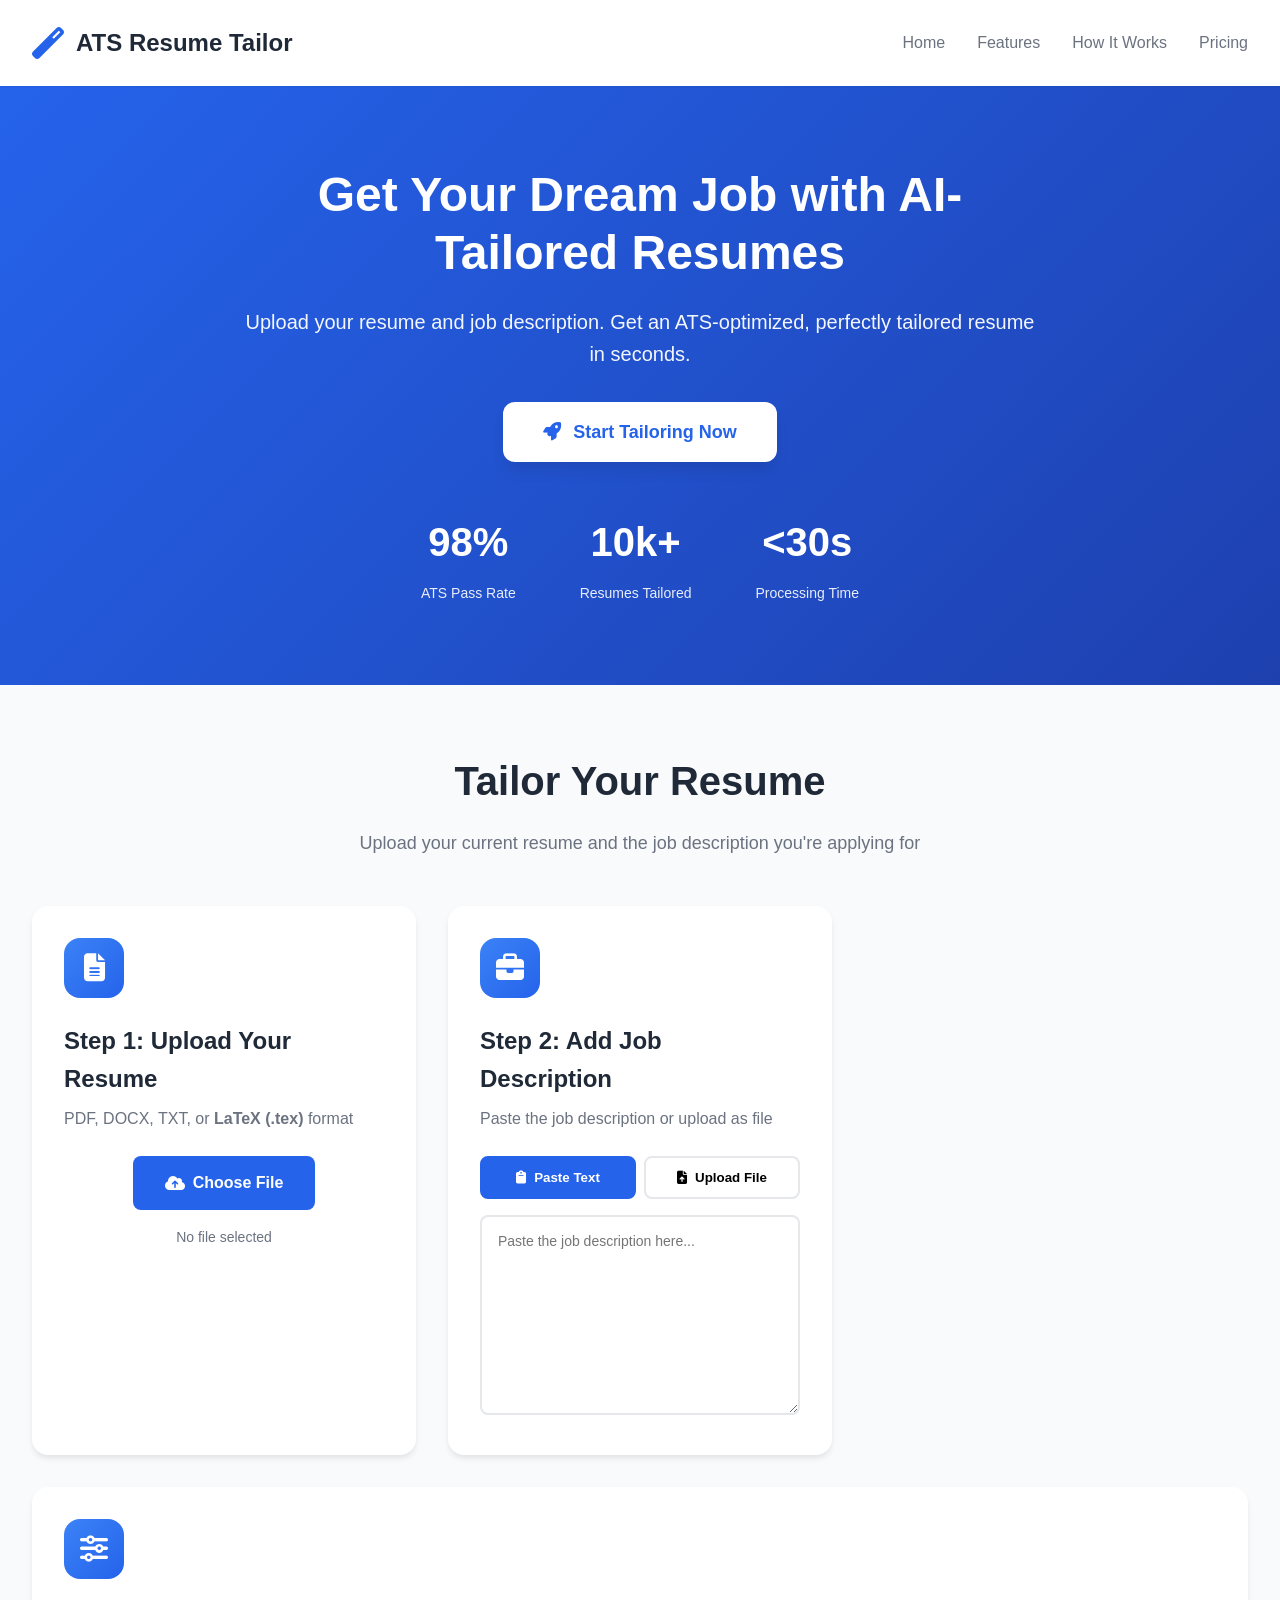
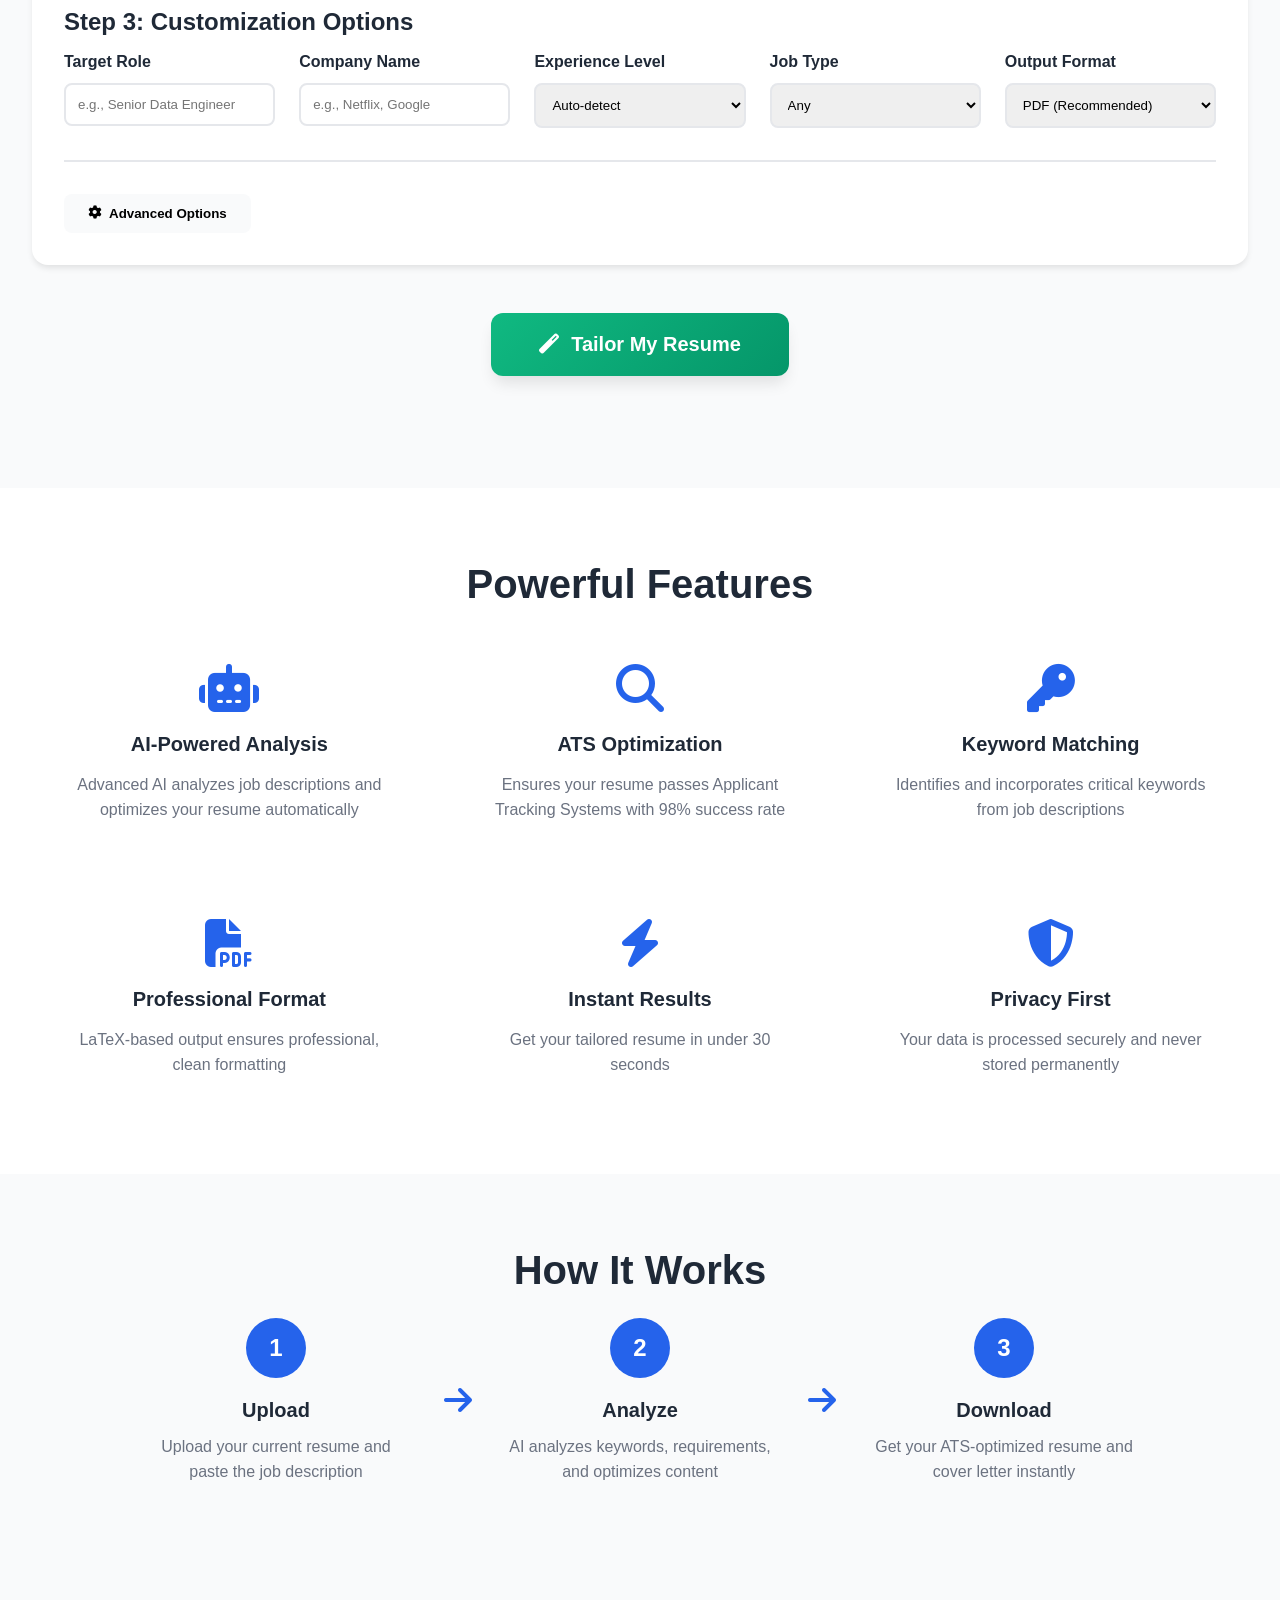
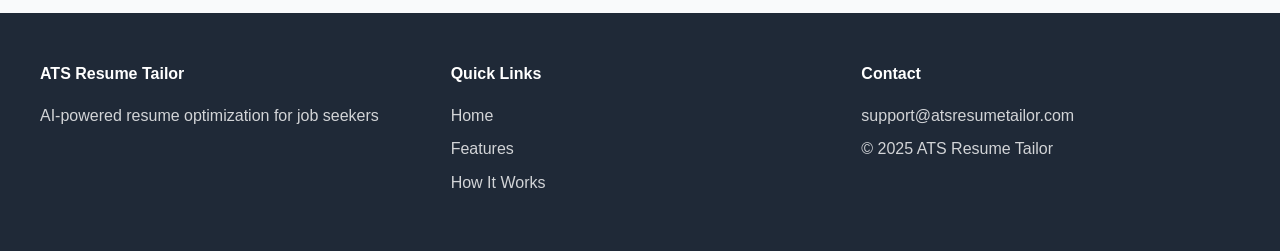
<file: index.html>
<!DOCTYPE html>
<html lang="en">
<head>
    <meta charset="UTF-8">
    <meta name="viewport" content="width=device-width, initial-scale=1.0">
    <title>ATS Resume Tailor - AI-Powered Resume Optimization</title>
    <link rel="stylesheet" href="styles.css">
    <link rel="stylesheet" href="https://cdnjs.cloudflare.com/ajax/libs/font-awesome/6.4.0/css/all.min.css">
</head>
<body>
    <div class="container">
        <!-- Header -->
        <header class="header">
            <div class="logo">
                <i class="fas fa-magic"></i>
                <h1>ATS Resume Tailor</h1>
            </div>
            <nav class="nav">
                <a href="#home">Home</a>
                <a href="#features">Features</a>
                <a href="#how-it-works">How It Works</a>
                <a href="#pricing">Pricing</a>
            </nav>
        </header>

        <!-- Hero Section -->
        <section class="hero">
            <div class="hero-content">
                <h1 class="hero-title">Get Your Dream Job with AI-Tailored Resumes</h1>
                <p class="hero-subtitle">Upload your resume and job description. Get an ATS-optimized, perfectly tailored resume in seconds.</p>
                <a href="#upload" class="cta-button">
                    <i class="fas fa-rocket"></i> Start Tailoring Now
                </a>
            </div>
            <div class="hero-stats">
                <div class="stat">
                    <div class="stat-number">98%</div>
                    <div class="stat-label">ATS Pass Rate</div>
                </div>
                <div class="stat">
                    <div class="stat-number">10k+</div>
                    <div class="stat-label">Resumes Tailored</div>
                </div>
                <div class="stat">
                    <div class="stat-number">&lt;30s</div>
                    <div class="stat-label">Processing Time</div>
                </div>
            </div>
        </section>

        <!-- Upload Section -->
        <section id="upload" class="upload-section">
            <h2 class="section-title">Tailor Your Resume</h2>
            <p class="section-subtitle">Upload your current resume and the job description you're applying for</p>
            
            <div class="upload-container">
                <!-- Step 1: Upload Resume -->
                <div class="upload-card">
                    <div class="upload-icon">
                        <i class="fas fa-file-alt"></i>
                    </div>
                    <h3>Step 1: Upload Your Resume</h3>
                    <p>PDF, DOCX, TXT, or <strong>LaTeX (.tex)</strong> format</p>
                    <div class="file-upload">
                        <input type="file" id="resumeFile" accept=".pdf,.docx,.txt,.tex" hidden>
                        <label for="resumeFile" class="upload-button">
                            <i class="fas fa-cloud-upload-alt"></i> Choose File
                        </label>
                        <div id="resumeFileName" class="file-name">No file selected</div>
                        <div id="formatInfo" class="format-info" style="display:none; margin-top:1rem; padding:0.75rem; background:#e0f2fe; border-radius:0.5rem; font-size:0.875rem;">
                            <i class="fas fa-info-circle"></i> 
                            <strong>LaTeX Detected!</strong> Your exact format and spacing will be preserved.
                        </div>
                    </div>
                </div>

                <!-- Step 2: Upload Job Description -->
                <div class="upload-card">
                    <div class="upload-icon">
                        <i class="fas fa-briefcase"></i>
                    </div>
                    <h3>Step 2: Add Job Description</h3>
                    <p>Paste the job description or upload as file</p>
                    <div class="tab-buttons">
                        <button class="tab-button active" data-tab="paste">
                            <i class="fas fa-clipboard"></i> Paste Text
                        </button>
                        <button class="tab-button" data-tab="upload">
                            <i class="fas fa-file-upload"></i> Upload File
                        </button>
                    </div>
                    
                    <div id="pasteTab" class="tab-content active">
                        <textarea id="jobDescriptionText" placeholder="Paste the job description here..."></textarea>
                    </div>
                    
                    <div id="uploadTab" class="tab-content">
                        <input type="file" id="jdFile" accept=".pdf,.docx,.txt" hidden>
                        <label for="jdFile" class="upload-button">
                            <i class="fas fa-cloud-upload-alt"></i> Choose File
                        </label>
                        <div id="jdFileName" class="file-name">No file selected</div>
                    </div>
                </div>

                <!-- Step 3: Customize Options -->
                <div class="upload-card full-width">
                    <div class="upload-icon">
                        <i class="fas fa-sliders-h"></i>
                    </div>
                    <h3>Step 3: Customization Options</h3>
                    <div class="options-grid">
                        <div class="option">
                            <label for="targetRole">Target Role</label>
                            <input type="text" id="targetRole" placeholder="e.g., Senior Data Engineer">
                        </div>
                        <div class="option">
                            <label for="companyName">Company Name</label>
                            <input type="text" id="companyName" placeholder="e.g., Netflix, Google">
                        </div>
                        <div class="option">
                            <label for="experienceLevel">Experience Level</label>
                            <select id="experienceLevel">
                                <option value="auto">Auto-detect</option>
                                <option value="entry">Entry Level (0-2 years)</option>
                                <option value="mid">Mid Level (3-5 years)</option>
                                <option value="senior">Senior Level (6-10 years)</option>
                                <option value="lead">Lead/Principal (10+ years)</option>
                            </select>
                        </div>
                        <div class="option">
                            <label for="jobType">Job Type</label>
                            <select id="jobType">
                                <option value="any">Any</option>
                                <option value="remote">Remote</option>
                                <option value="onsite">Onsite</option>
                                <option value="hybrid">Hybrid</option>
                            </select>
                        </div>
                        <div class="option">
                            <label for="outputFormat">Output Format</label>
                            <select id="outputFormat">
                                <option value="pdf">PDF (Recommended)</option>
                                <option value="latex">LaTeX Source</option>
                                <option value="docx">Word Document</option>
                                <option value="both">PDF + LaTeX</option>
                            </select>
                        </div>
                    </div>
                    
                    <div class="advanced-options">
                        <button class="toggle-advanced">
                            <i class="fas fa-cog"></i> Advanced Options
                        </button>
                        <div class="advanced-content" style="display: none;">
                            <div class="checkbox-group">
                                <label>
                                    <input type="checkbox" id="generateCoverLetter" checked>
                                    Generate Cover Letter
                                </label>
                                <label>
                                    <input type="checkbox" id="atsOptimization" checked>
                                    ATS Optimization
                                </label>
                                <label>
                                    <input type="checkbox" id="keywordHighlight" checked>
                                    Keyword Highlighting
                                </label>
                                <label>
                                    <input type="checkbox" id="cultureFit">
                                    Include Culture Fit Analysis
                                </label>
                            </div>
                        </div>
                    </div>
                </div>
            </div>

            <!-- Process Button -->
            <div class="process-button-container">
                <button id="processButton" class="process-button">
                    <i class="fas fa-magic"></i> Tailor My Resume
                </button>
            </div>

            <!-- Loading State -->
            <div id="loadingState" class="loading-state" style="display: none;">
                <div class="spinner"></div>
                <h3>Analyzing and Tailoring Your Resume...</h3>
                <p id="loadingMessage">Extracting keywords from job description...</p>
                <div class="progress-bar">
                    <div id="progressFill" class="progress-fill"></div>
                </div>
                <p id="progressText" class="progress-text">0%</p>
            </div>

            <!-- Results Section -->
            <div id="resultsSection" class="results-section" style="display: none;">
                <div class="results-header">
                    <h2>
                        <i class="fas fa-check-circle"></i> Your Tailored Resume is Ready!
                    </h2>
                </div>

                <!-- ATS Score -->
                <div class="ats-score-card">
                    <h3>ATS Compatibility Score</h3>
                    <div class="score-container">
                        <div class="circular-progress">
                            <svg class="progress-ring" width="200" height="200">
                                <circle class="progress-ring-circle" stroke="#e0e0e0" stroke-width="15" fill="transparent" r="85" cx="100" cy="100"/>
                                <circle id="progressCircle" class="progress-ring-circle progress-ring-fill" stroke="#4caf50" stroke-width="15" fill="transparent" r="85" cx="100" cy="100"/>
                            </svg>
                            <div class="score-text">
                                <span id="atsScore" class="score-number">0</span>
                                <span class="score-label">/ 100</span>
                            </div>
                        </div>
                        <div class="score-details">
                            <div class="score-item">
                                <i class="fas fa-check-circle"></i>
                                <span id="matchedKeywords">0</span> Keywords Matched
                            </div>
                            <div class="score-item">
                                <i class="fas fa-chart-line"></i>
                                <span id="improvementPercent">0</span>% Improvement
                            </div>
                            <div class="score-item">
                                <i class="fas fa-star"></i>
                                <span id="matchQuality">Excellent</span> Match Quality
                            </div>
                        </div>
                    </div>
                </div>

                <!-- Download Buttons -->
                <div class="download-section">
                    <h3>Download Your Documents</h3>
                    <div class="download-grid">
                        <button class="download-button" id="downloadResume">
                            <i class="fas fa-file-pdf"></i>
                            <span>Resume (PDF)</span>
                        </button>
                        <button class="download-button" id="downloadCoverLetter">
                            <i class="fas fa-file-alt"></i>
                            <span>Cover Letter (PDF)</span>
                        </button>
                        <button class="download-button" id="downloadLatex">
                            <i class="fas fa-code"></i>
                            <span>LaTeX Source</span>
                        </button>
                        <button class="download-button" id="downloadAnalysis">
                            <i class="fas fa-chart-bar"></i>
                            <span>Match Analysis</span>
                        </button>
                    </div>
                </div>

                <!-- Analysis Tabs -->
                <div class="analysis-tabs">
                    <div class="tab-headers">
                        <button class="tab-header active" data-target="keywords">Keywords</button>
                        <button class="tab-header" data-target="improvements">Improvements</button>
                        <button class="tab-header" data-target="suggestions">Suggestions</button>
                        <button class="tab-header" data-target="comparison">Before/After</button>
                    </div>

                    <div class="tab-panels">
                        <!-- Keywords Tab -->
                        <div id="keywords" class="tab-panel active">
                            <h4>Matched Keywords</h4>
                            <div id="keywordsList" class="keywords-container"></div>
                        </div>

                        <!-- Improvements Tab -->
                        <div id="improvements" class="tab-panel">
                            <h4>Key Improvements Made</h4>
                            <ul id="improvementsList" class="improvements-list"></ul>
                        </div>

                        <!-- Suggestions Tab -->
                        <div id="suggestions" class="tab-panel">
                            <h4>Additional Suggestions</h4>
                            <ul id="suggestionsList" class="suggestions-list"></ul>
                        </div>

                        <!-- Comparison Tab -->
                        <div id="comparison" class="tab-panel">
                            <h4>Before vs After Comparison</h4>
                            <div class="comparison-container">
                                <div class="comparison-side">
                                    <h5>Original Resume</h5>
                                    <div id="originalPreview" class="preview-box"></div>
                                </div>
                                <div class="comparison-side">
                                    <h5>Tailored Resume</h5>
                                    <div id="tailoredPreview" class="preview-box"></div>
                                </div>
                            </div>
                        </div>
                    </div>
                </div>

                <!-- Action Buttons -->
                <div class="action-buttons">
                    <button id="tailorAnother" class="secondary-button">
                        <i class="fas fa-redo"></i> Tailor Another Resume
                    </button>
                    <button id="shareResults" class="secondary-button">
                        <i class="fas fa-share-alt"></i> Share Results
                    </button>
                </div>
            </div>
        </section>

        <!-- Features Section -->
        <section id="features" class="features-section">
            <h2 class="section-title">Powerful Features</h2>
            <div class="features-grid">
                <div class="feature-card">
                    <i class="fas fa-robot"></i>
                    <h3>AI-Powered Analysis</h3>
                    <p>Advanced AI analyzes job descriptions and optimizes your resume automatically</p>
                </div>
                <div class="feature-card">
                    <i class="fas fa-search"></i>
                    <h3>ATS Optimization</h3>
                    <p>Ensures your resume passes Applicant Tracking Systems with 98% success rate</p>
                </div>
                <div class="feature-card">
                    <i class="fas fa-key"></i>
                    <h3>Keyword Matching</h3>
                    <p>Identifies and incorporates critical keywords from job descriptions</p>
                </div>
                <div class="feature-card">
                    <i class="fas fa-file-pdf"></i>
                    <h3>Professional Format</h3>
                    <p>LaTeX-based output ensures professional, clean formatting</p>
                </div>
                <div class="feature-card">
                    <i class="fas fa-bolt"></i>
                    <h3>Instant Results</h3>
                    <p>Get your tailored resume in under 30 seconds</p>
                </div>
                <div class="feature-card">
                    <i class="fas fa-shield-alt"></i>
                    <h3>Privacy First</h3>
                    <p>Your data is processed securely and never stored permanently</p>
                </div>
            </div>
        </section>

        <!-- How It Works -->
        <section id="how-it-works" class="how-it-works">
            <h2 class="section-title">How It Works</h2>
            <div class="steps">
                <div class="step">
                    <div class="step-number">1</div>
                    <h3>Upload</h3>
                    <p>Upload your current resume and paste the job description</p>
                </div>
                <div class="step-arrow"><i class="fas fa-arrow-right"></i></div>
                <div class="step">
                    <div class="step-number">2</div>
                    <h3>Analyze</h3>
                    <p>AI analyzes keywords, requirements, and optimizes content</p>
                </div>
                <div class="step-arrow"><i class="fas fa-arrow-right"></i></div>
                <div class="step">
                    <div class="step-number">3</div>
                    <h3>Download</h3>
                    <p>Get your ATS-optimized resume and cover letter instantly</p>
                </div>
            </div>
        </section>

        <!-- Footer -->
        <footer class="footer">
            <div class="footer-content">
                <div class="footer-section">
                    <h4>ATS Resume Tailor</h4>
                    <p>AI-powered resume optimization for job seekers</p>
                </div>
                <div class="footer-section">
                    <h4>Quick Links</h4>
                    <a href="#home">Home</a>
                    <a href="#features">Features</a>
                    <a href="#how-it-works">How It Works</a>
                </div>
                <div class="footer-section">
                    <h4>Contact</h4>
                    <p>support@atsresumetailor.com</p>
                    <p>© 2025 ATS Resume Tailor</p>
                </div>
            </div>
        </footer>
    </div>

    <script src="script.js"></script>
</body>
</html>
</file>
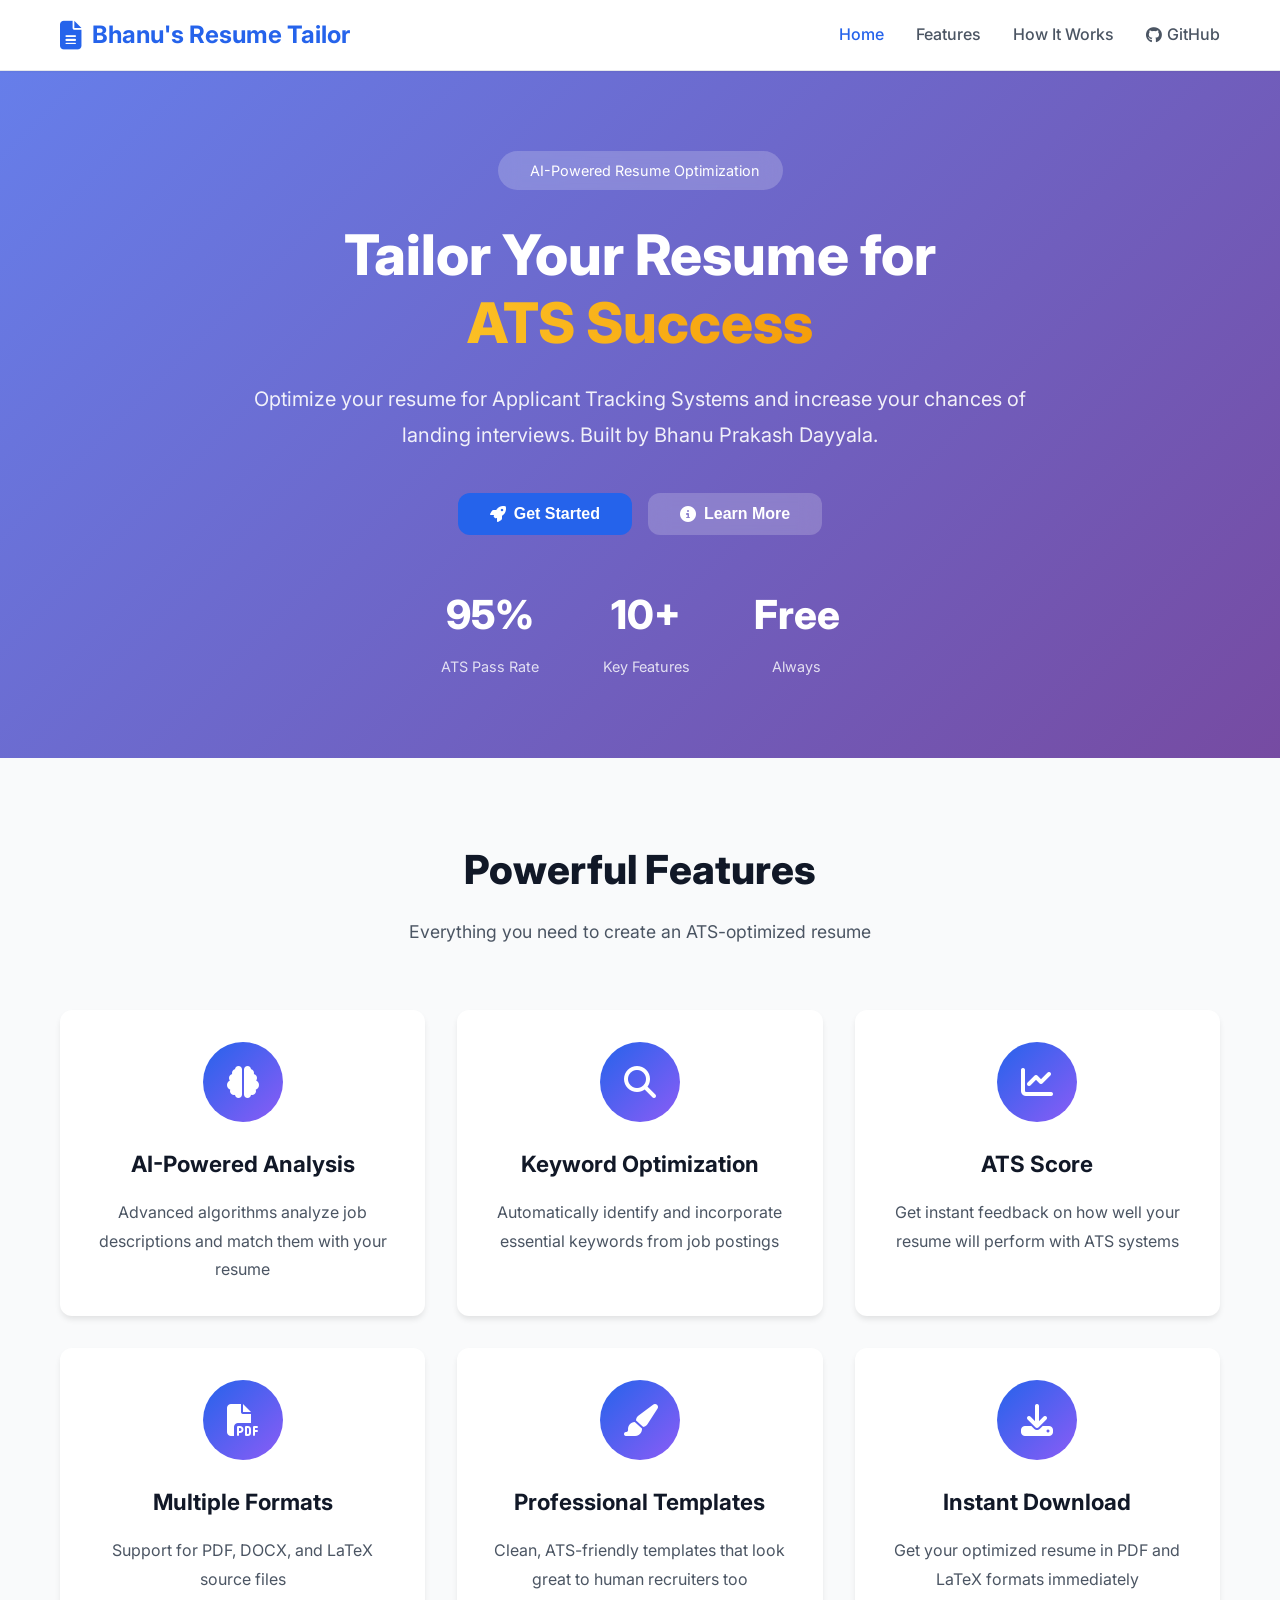
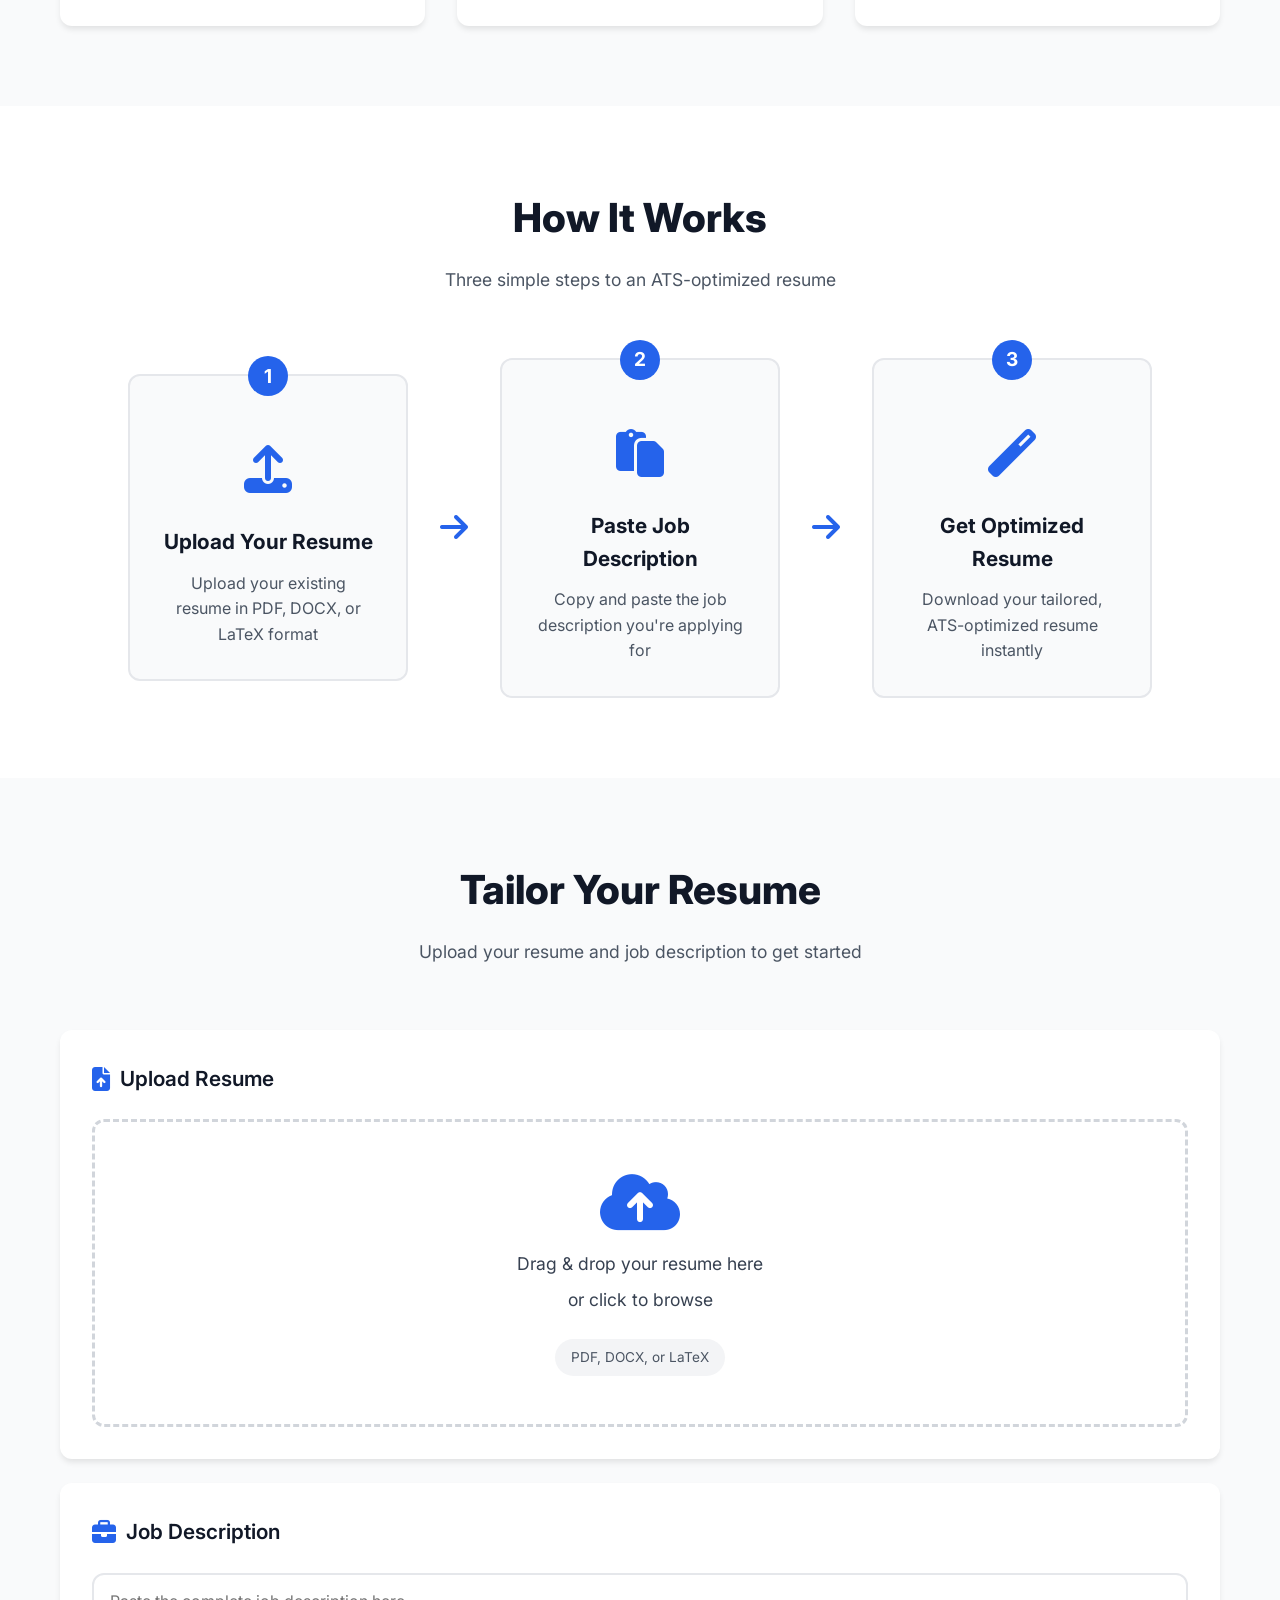
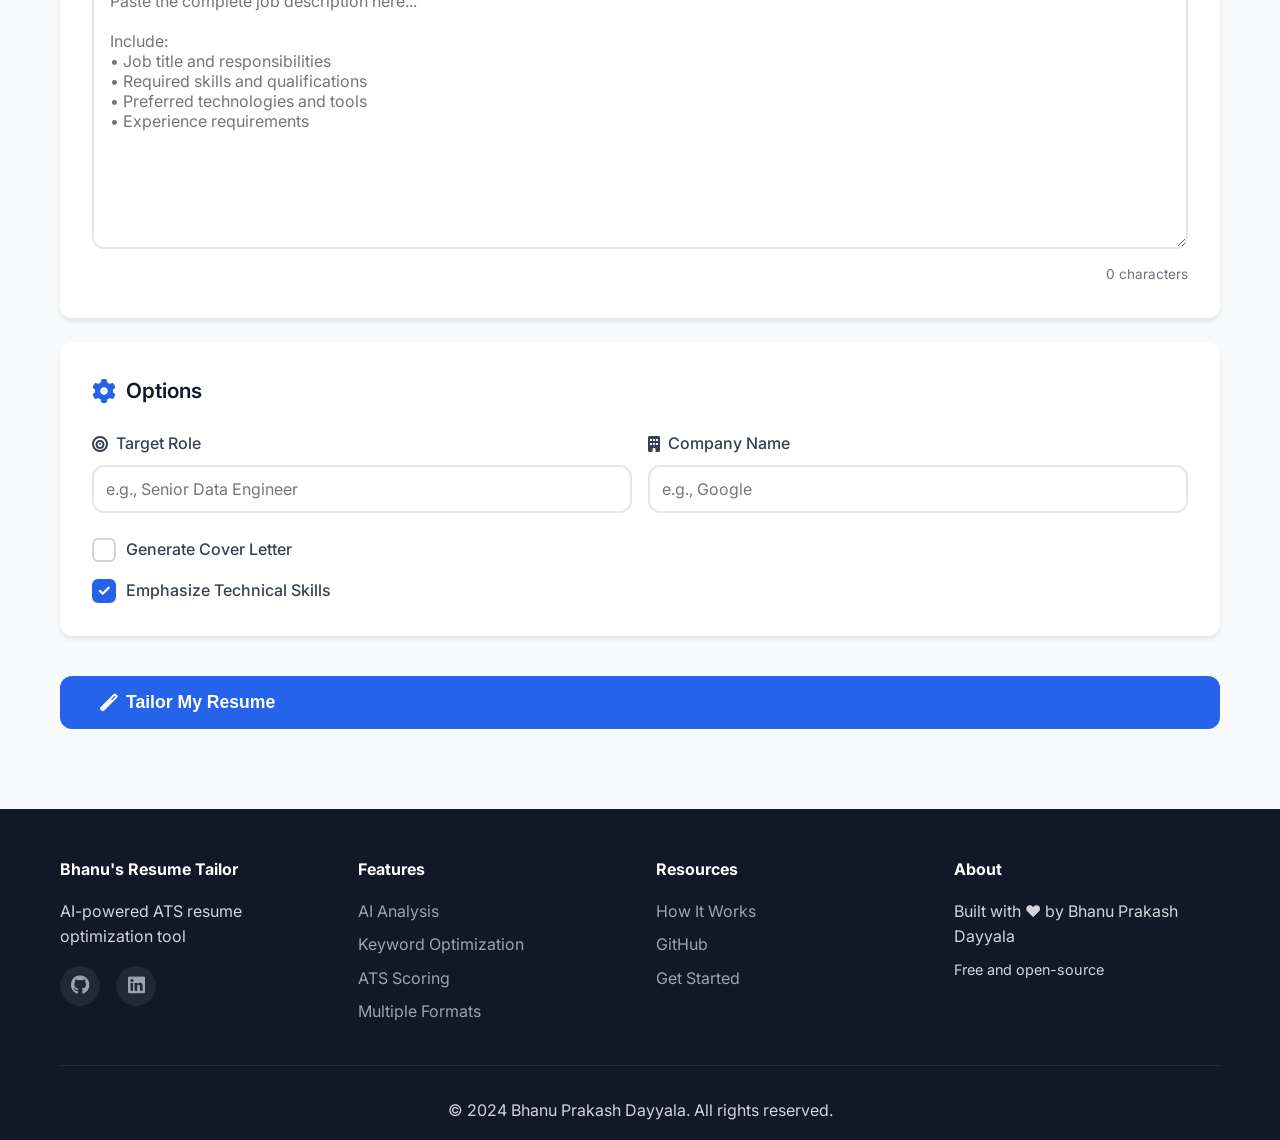
<file: static/index.html>
<!DOCTYPE html>
<html lang="en">
<head>
    <meta charset="UTF-8">
    <meta name="viewport" content="width=device-width, initial-scale=1.0">
    <title>Bhanu's ATS Resume Tailor - Professional Resume Optimization</title>
    <link rel="stylesheet" href="styles.css">
    <link href="https://fonts.googleapis.com/css2?family=Inter:wght@300;400;500;600;700&display=swap" rel="stylesheet">
    <link rel="stylesheet" href="https://cdnjs.cloudflare.com/ajax/libs/font-awesome/6.4.0/css/all.min.css">
</head>
<body>
    <!-- Header -->
    <header class="header">
        <div class="container">
            <div class="header-content">
                <div class="logo">
                    <i class="fas fa-file-alt"></i>
                    <span>Bhanu's Resume Tailor</span>
                </div>
                <nav class="nav">
                    <a href="#home" class="nav-link active">Home</a>
                    <a href="#features" class="nav-link">Features</a>
                    <a href="#how-it-works" class="nav-link">How It Works</a>
                    <a href="https://github.com/dayyalabhanuprakash" target="_blank" class="nav-link">
                        <i class="fab fa-github"></i> GitHub
                    </a>
                </nav>
            </div>
        </div>
    </header>

    <!-- Hero Section -->
    <section class="hero" id="home">
        <div class="container">
            <div class="hero-content">
                <div class="hero-badge">
                    <i class="fas fa-sparkles"></i>
                    AI-Powered Resume Optimization
                </div>
                <h1 class="hero-title">
                    Tailor Your Resume for <br>
                    <span class="gradient-text">ATS Success</span>
                </h1>
                <p class="hero-subtitle">
                    Optimize your resume for Applicant Tracking Systems and increase your chances 
                    of landing interviews. Built by Bhanu Prakash Dayyala.
                </p>
                <div class="hero-buttons">
                    <button class="btn btn-primary" onclick="scrollToTailor()">
                        <i class="fas fa-rocket"></i> Get Started
                    </button>
                    <button class="btn btn-secondary" onclick="scrollToFeatures()">
                        <i class="fas fa-info-circle"></i> Learn More
                    </button>
                </div>
                <div class="hero-stats">
                    <div class="stat">
                        <div class="stat-value">95%</div>
                        <div class="stat-label">ATS Pass Rate</div>
                    </div>
                    <div class="stat">
                        <div class="stat-value">10+</div>
                        <div class="stat-label">Key Features</div>
                    </div>
                    <div class="stat">
                        <div class="stat-value">Free</div>
                        <div class="stat-label">Always</div>
                    </div>
                </div>
            </div>
        </div>
    </section>

    <!-- Features Section -->
    <section class="features-section" id="features">
        <div class="container">
            <div class="section-header">
                <h2 class="section-title">Powerful Features</h2>
                <p class="section-subtitle">Everything you need to create an ATS-optimized resume</p>
            </div>
            <div class="features-grid">
                <div class="feature-card">
                    <div class="feature-icon">
                        <i class="fas fa-brain"></i>
                    </div>
                    <h3>AI-Powered Analysis</h3>
                    <p>Advanced algorithms analyze job descriptions and match them with your resume</p>
                </div>
                <div class="feature-card">
                    <div class="feature-icon">
                        <i class="fas fa-search"></i>
                    </div>
                    <h3>Keyword Optimization</h3>
                    <p>Automatically identify and incorporate essential keywords from job postings</p>
                </div>
                <div class="feature-card">
                    <div class="feature-icon">
                        <i class="fas fa-chart-line"></i>
                    </div>
                    <h3>ATS Score</h3>
                    <p>Get instant feedback on how well your resume will perform with ATS systems</p>
                </div>
                <div class="feature-card">
                    <div class="feature-icon">
                        <i class="fas fa-file-pdf"></i>
                    </div>
                    <h3>Multiple Formats</h3>
                    <p>Support for PDF, DOCX, and LaTeX source files</p>
                </div>
                <div class="feature-card">
                    <div class="feature-icon">
                        <i class="fas fa-paint-brush"></i>
                    </div>
                    <h3>Professional Templates</h3>
                    <p>Clean, ATS-friendly templates that look great to human recruiters too</p>
                </div>
                <div class="feature-card">
                    <div class="feature-icon">
                        <i class="fas fa-download"></i>
                    </div>
                    <h3>Instant Download</h3>
                    <p>Get your optimized resume in PDF and LaTeX formats immediately</p>
                </div>
            </div>
        </div>
    </section>

    <!-- How It Works -->
    <section class="how-it-works-section" id="how-it-works">
        <div class="container">
            <div class="section-header">
                <h2 class="section-title">How It Works</h2>
                <p class="section-subtitle">Three simple steps to an ATS-optimized resume</p>
            </div>
            <div class="steps-grid">
                <div class="step-card">
                    <div class="step-number">1</div>
                    <div class="step-icon">
                        <i class="fas fa-upload"></i>
                    </div>
                    <h3>Upload Your Resume</h3>
                    <p>Upload your existing resume in PDF, DOCX, or LaTeX format</p>
                </div>
                <div class="step-arrow">
                    <i class="fas fa-arrow-right"></i>
                </div>
                <div class="step-card">
                    <div class="step-number">2</div>
                    <div class="step-icon">
                        <i class="fas fa-paste"></i>
                    </div>
                    <h3>Paste Job Description</h3>
                    <p>Copy and paste the job description you're applying for</p>
                </div>
                <div class="step-arrow">
                    <i class="fas fa-arrow-right"></i>
                </div>
                <div class="step-card">
                    <div class="step-number">3</div>
                    <div class="step-icon">
                        <i class="fas fa-magic"></i>
                    </div>
                    <h3>Get Optimized Resume</h3>
                    <p>Download your tailored, ATS-optimized resume instantly</p>
                </div>
            </div>
        </div>
    </section>

    <!-- Main Application -->
    <section class="tailor-section" id="tailor">
        <div class="container">
            <div class="section-header">
                <h2 class="section-title">Tailor Your Resume</h2>
                <p class="section-subtitle">Upload your resume and job description to get started</p>
            </div>

            <div class="tailor-grid">
                <!-- Upload Section -->
                <div class="upload-section">
                    <div class="upload-card">
                        <div class="card-header">
                            <i class="fas fa-file-upload"></i>
                            <h3>Upload Resume</h3>
                        </div>
                        <div class="upload-area" id="uploadArea">
                            <input type="file" id="resumeFile" accept=".pdf,.docx,.tex" hidden>
                            <i class="fas fa-cloud-upload-alt"></i>
                            <p>Drag & drop your resume here</p>
                            <p class="upload-hint">or click to browse</p>
                            <span class="file-types">PDF, DOCX, or LaTeX</span>
                        </div>
                        <div id="fileInfo" class="file-info" style="display: none;">
                            <i class="fas fa-file-alt"></i>
                            <span id="fileName"></span>
                            <button class="remove-file" onclick="removeFile()">
                                <i class="fas fa-times"></i>
                            </button>
                        </div>
                    </div>

                    <div class="upload-card">
                        <div class="card-header">
                            <i class="fas fa-briefcase"></i>
                            <h3>Job Description</h3>
                        </div>
                        <textarea 
                            id="jobDescription" 
                            placeholder="Paste the complete job description here...&#10;&#10;Include:&#10;• Job title and responsibilities&#10;• Required skills and qualifications&#10;• Preferred technologies and tools&#10;• Experience requirements"
                            rows="12"
                        ></textarea>
                        <div class="character-count">
                            <span id="charCount">0</span> characters
                        </div>
                    </div>

                    <div class="upload-card options-card">
                        <div class="card-header">
                            <i class="fas fa-cog"></i>
                            <h3>Options</h3>
                        </div>
                        <div class="options-grid">
                            <div class="option-field">
                                <label for="targetRole">
                                    <i class="fas fa-bullseye"></i>
                                    Target Role
                                </label>
                                <input type="text" id="targetRole" placeholder="e.g., Senior Data Engineer">
                            </div>
                            <div class="option-field">
                                <label for="companyName">
                                    <i class="fas fa-building"></i>
                                    Company Name
                                </label>
                                <input type="text" id="companyName" placeholder="e.g., Google">
                            </div>
                        </div>
                        <div class="checkbox-group">
                            <label class="checkbox-label">
                                <input type="checkbox" id="generateCoverLetter">
                                <span class="checkbox-custom"></span>
                                Generate Cover Letter
                            </label>
                            <label class="checkbox-label">
                                <input type="checkbox" id="emphasizeSkills" checked>
                                <span class="checkbox-custom"></span>
                                Emphasize Technical Skills
                            </label>
                        </div>
                    </div>

                    <button class="btn btn-primary btn-large process-button" id="processBtn" onclick="processResume()">
                        <i class="fas fa-magic"></i>
                        Tailor My Resume
                    </button>
                </div>

                <!-- Results Section -->
                <div class="results-section" id="resultsSection" style="display: none;">
                    <div class="results-card">
                        <div class="card-header">
                            <i class="fas fa-chart-pie"></i>
                            <h3>ATS Score Analysis</h3>
                        </div>
                        
                        <div class="score-display">
                            <div class="score-circle">
                                <svg class="score-ring" width="200" height="200">
                                    <circle class="score-ring-bg" cx="100" cy="100" r="85"></circle>
                                    <circle class="score-ring-progress" id="scoreRing" cx="100" cy="100" r="85"></circle>
                                </svg>
                                <div class="score-content">
                                    <div class="score-value" id="atsScore">0</div>
                                    <div class="score-label">ATS Score</div>
                                </div>
                            </div>
                            <div class="score-details">
                                <div class="score-item">
                                    <span class="score-item-label">Original Score:</span>
                                    <span class="score-item-value" id="originalScore">0</span>
                                </div>
                                <div class="score-item success">
                                    <span class="score-item-label">Improvement:</span>
                                    <span class="score-item-value">+<span id="improvement">0</span></span>
                                </div>
                                <div class="score-item">
                                    <span class="score-item-label">Match Quality:</span>
                                    <span class="score-item-value" id="matchQuality">-</span>
                                </div>
                                <div class="score-item">
                                    <span class="score-item-label">Matched Keywords:</span>
                                    <span class="score-item-value"><span id="matchedKeywords">0</span> keywords</span>
                                </div>
                            </div>
                        </div>

                        <div class="keywords-section">
                            <h4><i class="fas fa-key"></i> Key Keywords</h4>
                            <div id="keywordsList" class="keywords-list"></div>
                        </div>

                        <div class="improvements-section">
                            <h4><i class="fas fa-check-circle"></i> Improvements Made</h4>
                            <ul id="improvementsList" class="improvements-list"></ul>
                        </div>

                        <div class="suggestions-section">
                            <h4><i class="fas fa-lightbulb"></i> Additional Suggestions</h4>
                            <ul id="suggestionsList" class="suggestions-list"></ul>
                        </div>

                        <div class="download-section">
                            <h4><i class="fas fa-download"></i> Download Your Files</h4>
                            <div class="download-buttons">
                                <button class="btn btn-success download-button" id="downloadResumeBtn">
                                    <i class="fas fa-file-pdf"></i>
                                    Download Resume (PDF)
                                </button>
                                <button class="btn btn-secondary download-button" id="downloadLatexBtn">
                                    <i class="fas fa-file-code"></i>
                                    Download LaTeX Source
                                </button>
                                <button class="btn btn-secondary download-button" id="downloadCoverLetterBtn" style="display: none;">
                                    <i class="fas fa-file-alt"></i>
                                    Download Cover Letter
                                </button>
                            </div>
                        </div>

                        <button class="btn btn-outline reset-button" onclick="resetForm()">
                            <i class="fas fa-redo"></i>
                            Tailor Another Resume
                        </button>
                    </div>
                </div>
            </div>

            <!-- Loading Overlay -->
            <div class="loading-overlay" id="loadingOverlay" style="display: none;">
                <div class="loading-spinner">
                    <div class="spinner"></div>
                    <p>Analyzing and tailoring your resume...</p>
                    <div class="loading-steps">
                        <div class="loading-step active" id="step1">
                            <i class="fas fa-check-circle"></i> Analyzing job description
                        </div>
                        <div class="loading-step" id="step2">
                            <i class="fas fa-spinner fa-spin"></i> Extracting keywords
                        </div>
                        <div class="loading-step" id="step3">
                            <i class="fas fa-spinner fa-spin"></i> Optimizing content
                        </div>
                        <div class="loading-step" id="step4">
                            <i class="fas fa-spinner fa-spin"></i> Generating PDF
                        </div>
                    </div>
                </div>
            </div>
        </div>
    </section>

    <!-- Footer -->
    <footer class="footer">
        <div class="container">
            <div class="footer-content">
                <div class="footer-section">
                    <h4>Bhanu's Resume Tailor</h4>
                    <p>AI-powered ATS resume optimization tool</p>
                    <div class="social-links">
                        <a href="https://github.com/dayyalabhanuprakash" target="_blank" title="GitHub">
                            <i class="fab fa-github"></i>
                        </a>
                        <a href="https://linkedin.com" target="_blank" title="LinkedIn">
                            <i class="fab fa-linkedin"></i>
                        </a>
                    </div>
                </div>
                <div class="footer-section">
                    <h4>Features</h4>
                    <ul>
                        <li><a href="#features">AI Analysis</a></li>
                        <li><a href="#features">Keyword Optimization</a></li>
                        <li><a href="#features">ATS Scoring</a></li>
                        <li><a href="#features">Multiple Formats</a></li>
                    </ul>
                </div>
                <div class="footer-section">
                    <h4>Resources</h4>
                    <ul>
                        <li><a href="#how-it-works">How It Works</a></li>
                        <li><a href="https://github.com/dayyalabhanuprakash">GitHub</a></li>
                        <li><a href="#tailor">Get Started</a></li>
                    </ul>
                </div>
                <div class="footer-section">
                    <h4>About</h4>
                    <p>Built with ❤️ by Bhanu Prakash Dayyala</p>
                    <p class="footer-note">Free and open-source</p>
                </div>
            </div>
            <div class="footer-bottom">
                <p>&copy; 2024 Bhanu Prakash Dayyala. All rights reserved.</p>
            </div>
        </div>
    </footer>

    <script src="script.js"></script>
</body>
</html>
</file>
<file: styles.css>
/* ===================================
   ATS Resume Tailor - Professional Styles
   =================================== */

:root {
    --primary-color: #2563eb;
    --primary-dark: #1e40af;
    --primary-light: #3b82f6;
    --secondary-color: #10b981;
    --accent-color: #f59e0b;
    --danger-color: #ef4444;
    --text-primary: #1f2937;
    --text-secondary: #6b7280;
    --background: #f9fafb;
    --card-background: #ffffff;
    --border-color: #e5e7eb;
    --shadow-sm: 0 1px 2px 0 rgba(0, 0, 0, 0.05);
    --shadow-md: 0 4px 6px -1px rgba(0, 0, 0, 0.1);
    --shadow-lg: 0 10px 15px -3px rgba(0, 0, 0, 0.1);
    --shadow-xl: 0 20px 25px -5px rgba(0, 0, 0, 0.1);
}

* {
    margin: 0;
    padding: 0;
    box-sizing: border-box;
}

body {
    font-family: -apple-system, BlinkMacSystemFont, 'Segoe UI', Roboto, 'Helvetica Neue', Arial, sans-serif;
    background: var(--background);
    color: var(--text-primary);
    line-height: 1.6;
    overflow-x: hidden;
}

.container {
    max-width: 1400px;
    margin: 0 auto;
}

/* ===================================
   Header & Navigation
   =================================== */

.header {
    background: var(--card-background);
    padding: 1.5rem 2rem;
    box-shadow: var(--shadow-sm);
    position: sticky;
    top: 0;
    z-index: 100;
    display: flex;
    justify-content: space-between;
    align-items: center;
}

.logo {
    display: flex;
    align-items: center;
    gap: 0.75rem;
}

.logo i {
    font-size: 2rem;
    color: var(--primary-color);
}

.logo h1 {
    font-size: 1.5rem;
    color: var(--text-primary);
    font-weight: 700;
}

.nav {
    display: flex;
    gap: 2rem;
}

.nav a {
    color: var(--text-secondary);
    text-decoration: none;
    font-weight: 500;
    transition: color 0.3s;
}

.nav a:hover {
    color: var(--primary-color);
}

/* ===================================
   Hero Section
   =================================== */

.hero {
    background: linear-gradient(135deg, var(--primary-color) 0%, var(--primary-dark) 100%);
    color: white;
    padding: 5rem 2rem;
    text-align: center;
}

.hero-content {
    max-width: 800px;
    margin: 0 auto 3rem;
}

.hero-title {
    font-size: 3rem;
    font-weight: 800;
    margin-bottom: 1.5rem;
    line-height: 1.2;
}

.hero-subtitle {
    font-size: 1.25rem;
    margin-bottom: 2rem;
    opacity: 0.95;
}

.cta-button {
    display: inline-flex;
    align-items: center;
    gap: 0.75rem;
    background: white;
    color: var(--primary-color);
    padding: 1rem 2.5rem;
    border-radius: 0.75rem;
    font-size: 1.125rem;
    font-weight: 600;
    text-decoration: none;
    transition: transform 0.3s, box-shadow 0.3s;
    box-shadow: var(--shadow-lg);
}

.cta-button:hover {
    transform: translateY(-2px);
    box-shadow: var(--shadow-xl);
}

.hero-stats {
    display: flex;
    justify-content: center;
    gap: 4rem;
    flex-wrap: wrap;
}

.stat {
    text-align: center;
}

.stat-number {
    font-size: 2.5rem;
    font-weight: 800;
    display: block;
}

.stat-label {
    font-size: 0.875rem;
    opacity: 0.9;
    margin-top: 0.5rem;
}

/* ===================================
   Section Styles
   =================================== */

.section-title {
    font-size: 2.5rem;
    font-weight: 700;
    text-align: center;
    margin-bottom: 1rem;
    color: var(--text-primary);
}

.section-subtitle {
    font-size: 1.125rem;
    text-align: center;
    color: var(--text-secondary);
    margin-bottom: 3rem;
}

/* ===================================
   Upload Section
   =================================== */

.upload-section {
    padding: 4rem 2rem;
}

.upload-container {
    display: grid;
    grid-template-columns: repeat(auto-fit, minmax(350px, 1fr));
    gap: 2rem;
    margin-bottom: 2rem;
}

.upload-card {
    background: var(--card-background);
    border-radius: 1rem;
    padding: 2rem;
    box-shadow: var(--shadow-md);
    transition: transform 0.3s, box-shadow 0.3s;
}

.upload-card:hover {
    transform: translateY(-4px);
    box-shadow: var(--shadow-lg);
}

.upload-card.full-width {
    grid-column: 1 / -1;
}

.upload-icon {
    width: 60px;
    height: 60px;
    background: linear-gradient(135deg, var(--primary-light), var(--primary-color));
    border-radius: 1rem;
    display: flex;
    align-items: center;
    justify-content: center;
    margin-bottom: 1.5rem;
}

.upload-icon i {
    font-size: 1.75rem;
    color: white;
}

.upload-card h3 {
    font-size: 1.5rem;
    margin-bottom: 0.5rem;
    color: var(--text-primary);
}

.upload-card p {
    color: var(--text-secondary);
    margin-bottom: 1.5rem;
}

.file-upload {
    text-align: center;
}

.upload-button {
    display: inline-flex;
    align-items: center;
    gap: 0.5rem;
    background: var(--primary-color);
    color: white;
    padding: 0.875rem 2rem;
    border-radius: 0.5rem;
    cursor: pointer;
    transition: background 0.3s;
    font-weight: 600;
}

.upload-button:hover {
    background: var(--primary-dark);
}

.file-name {
    margin-top: 1rem;
    color: var(--text-secondary);
    font-size: 0.875rem;
}

.file-name.selected {
    color: var(--secondary-color);
    font-weight: 600;
}

/* Tab Buttons */
.tab-buttons {
    display: flex;
    gap: 0.5rem;
    margin-bottom: 1rem;
}

.tab-button {
    flex: 1;
    padding: 0.75rem;
    border: 2px solid var(--border-color);
    background: white;
    border-radius: 0.5rem;
    cursor: pointer;
    transition: all 0.3s;
    font-weight: 600;
    display: flex;
    align-items: center;
    justify-content: center;
    gap: 0.5rem;
}

.tab-button:hover {
    border-color: var(--primary-color);
    color: var(--primary-color);
}

.tab-button.active {
    background: var(--primary-color);
    color: white;
    border-color: var(--primary-color);
}

.tab-content {
    display: none;
}

.tab-content.active {
    display: block;
}

textarea {
    width: 100%;
    min-height: 200px;
    padding: 1rem;
    border: 2px solid var(--border-color);
    border-radius: 0.5rem;
    font-family: inherit;
    font-size: 0.875rem;
    resize: vertical;
    transition: border-color 0.3s;
}

textarea:focus {
    outline: none;
    border-color: var(--primary-color);
}

/* Options Grid */
.options-grid {
    display: grid;
    grid-template-columns: repeat(auto-fit, minmax(200px, 1fr));
    gap: 1.5rem;
    margin-bottom: 2rem;
}

.option label {
    display: block;
    font-weight: 600;
    margin-bottom: 0.5rem;
    color: var(--text-primary);
}

.option input,
.option select {
    width: 100%;
    padding: 0.75rem;
    border: 2px solid var(--border-color);
    border-radius: 0.5rem;
    font-family: inherit;
    transition: border-color 0.3s;
}

.option input:focus,
.option select:focus {
    outline: none;
    border-color: var(--primary-color);
}

/* Advanced Options */
.advanced-options {
    margin-top: 2rem;
    padding-top: 2rem;
    border-top: 2px solid var(--border-color);
}

.toggle-advanced {
    background: var(--background);
    border: none;
    padding: 0.75rem 1.5rem;
    border-radius: 0.5rem;
    cursor: pointer;
    font-weight: 600;
    display: flex;
    align-items: center;
    gap: 0.5rem;
    transition: background 0.3s;
}

.toggle-advanced:hover {
    background: var(--border-color);
}

.advanced-content {
    margin-top: 1.5rem;
}

.checkbox-group {
    display: grid;
    grid-template-columns: repeat(auto-fit, minmax(200px, 1fr));
    gap: 1rem;
}

.checkbox-group label {
    display: flex;
    align-items: center;
    gap: 0.5rem;
    cursor: pointer;
}

.checkbox-group input[type="checkbox"] {
    width: 20px;
    height: 20px;
    cursor: pointer;
}

/* Process Button */
.process-button-container {
    text-align: center;
    margin: 3rem 0;
}

.process-button {
    background: linear-gradient(135deg, var(--secondary-color), #059669);
    color: white;
    border: none;
    padding: 1.25rem 3rem;
    border-radius: 0.75rem;
    font-size: 1.25rem;
    font-weight: 700;
    cursor: pointer;
    display: inline-flex;
    align-items: center;
    gap: 0.75rem;
    transition: transform 0.3s, box-shadow 0.3s;
    box-shadow: var(--shadow-lg);
}

.process-button:hover {
    transform: translateY(-2px);
    box-shadow: var(--shadow-xl);
}

.process-button:disabled {
    opacity: 0.6;
    cursor: not-allowed;
}

/* Loading State */
.loading-state {
    background: var(--card-background);
    border-radius: 1rem;
    padding: 3rem;
    text-align: center;
    box-shadow: var(--shadow-lg);
    margin: 2rem auto;
    max-width: 600px;
}

.spinner {
    width: 60px;
    height: 60px;
    border: 5px solid var(--border-color);
    border-top-color: var(--primary-color);
    border-radius: 50%;
    animation: spin 1s linear infinite;
    margin: 0 auto 2rem;
}

@keyframes spin {
    to { transform: rotate(360deg); }
}

.loading-state h3 {
    font-size: 1.5rem;
    margin-bottom: 1rem;
}

.loading-state p {
    color: var(--text-secondary);
    margin-bottom: 1.5rem;
}

.progress-bar {
    width: 100%;
    height: 8px;
    background: var(--border-color);
    border-radius: 1rem;
    overflow: hidden;
    margin-bottom: 0.5rem;
}

.progress-fill {
    height: 100%;
    background: linear-gradient(90deg, var(--primary-color), var(--primary-light));
    transition: width 0.3s;
    width: 0%;
}

.progress-text {
    font-weight: 700;
    color: var(--primary-color);
}

/* Results Section */
.results-section {
    background: var(--card-background);
    border-radius: 1rem;
    padding: 3rem;
    box-shadow: var(--shadow-lg);
    margin: 2rem 0;
}

.results-header {
    text-align: center;
    margin-bottom: 3rem;
}

.results-header h2 {
    font-size: 2rem;
    color: var(--secondary-color);
    display: flex;
    align-items: center;
    justify-content: center;
    gap: 0.75rem;
}

/* ATS Score Card */
.ats-score-card {
    background: linear-gradient(135deg, #f0f9ff, #e0f2fe);
    border-radius: 1rem;
    padding: 2rem;
    margin-bottom: 3rem;
}

.ats-score-card h3 {
    text-align: center;
    font-size: 1.5rem;
    margin-bottom: 2rem;
}

.score-container {
    display: flex;
    align-items: center;
    justify-content: center;
    gap: 4rem;
    flex-wrap: wrap;
}

.circular-progress {
    position: relative;
}

.progress-ring {
    transform: rotate(-90deg);
}

.progress-ring-fill {
    stroke-dasharray: 534.07;
    stroke-dashoffset: 534.07;
    transition: stroke-dashoffset 1s ease;
    stroke-linecap: round;
}

.score-text {
    position: absolute;
    top: 50%;
    left: 50%;
    transform: translate(-50%, -50%);
    text-align: center;
}

.score-number {
    font-size: 3rem;
    font-weight: 800;
    color: var(--primary-color);
    display: block;
}

.score-label {
    font-size: 1rem;
    color: var(--text-secondary);
}

.score-details {
    display: flex;
    flex-direction: column;
    gap: 1rem;
}

.score-item {
    display: flex;
    align-items: center;
    gap: 0.75rem;
    font-size: 1.125rem;
}

.score-item i {
    color: var(--secondary-color);
    font-size: 1.5rem;
}

.score-item span {
    font-weight: 700;
    color: var(--primary-color);
}

/* Download Section */
.download-section {
    margin-bottom: 3rem;
}

.download-section h3 {
    font-size: 1.5rem;
    margin-bottom: 1.5rem;
    text-align: center;
}

.download-grid {
    display: grid;
    grid-template-columns: repeat(auto-fit, minmax(200px, 1fr));
    gap: 1.5rem;
}

.download-button {
    background: white;
    border: 2px solid var(--primary-color);
    color: var(--primary-color);
    padding: 1.25rem;
    border-radius: 0.75rem;
    cursor: pointer;
    transition: all 0.3s;
    display: flex;
    flex-direction: column;
    align-items: center;
    gap: 0.75rem;
    font-weight: 600;
    font-size: 1rem;
}

.download-button:hover {
    background: var(--primary-color);
    color: white;
    transform: translateY(-2px);
    box-shadow: var(--shadow-md);
}

.download-button i {
    font-size: 2rem;
}

/* Analysis Tabs */
.analysis-tabs {
    margin-bottom: 2rem;
}

.tab-headers {
    display: flex;
    gap: 0.5rem;
    border-bottom: 2px solid var(--border-color);
    margin-bottom: 2rem;
}

.tab-header {
    padding: 1rem 2rem;
    background: none;
    border: none;
    border-bottom: 3px solid transparent;
    cursor: pointer;
    font-weight: 600;
    color: var(--text-secondary);
    transition: all 0.3s;
}

.tab-header:hover {
    color: var(--primary-color);
}

.tab-header.active {
    color: var(--primary-color);
    border-bottom-color: var(--primary-color);
}

.tab-panel {
    display: none;
}

.tab-panel.active {
    display: block;
}

.tab-panel h4 {
    font-size: 1.25rem;
    margin-bottom: 1.5rem;
}

/* Keywords */
.keywords-container {
    display: flex;
    flex-wrap: wrap;
    gap: 0.75rem;
}

.keyword-tag {
    background: var(--primary-color);
    color: white;
    padding: 0.5rem 1rem;
    border-radius: 2rem;
    font-size: 0.875rem;
    font-weight: 600;
}

.keyword-tag.matched {
    background: var(--secondary-color);
}

.keyword-tag.missing {
    background: var(--danger-color);
}

/* Lists */
.improvements-list,
.suggestions-list {
    list-style: none;
    padding: 0;
}

.improvements-list li,
.suggestions-list li {
    padding: 1rem;
    background: var(--background);
    border-left: 4px solid var(--secondary-color);
    margin-bottom: 1rem;
    border-radius: 0.5rem;
}

/* Comparison */
.comparison-container {
    display: grid;
    grid-template-columns: 1fr 1fr;
    gap: 2rem;
}

.comparison-side h5 {
    font-size: 1.125rem;
    margin-bottom: 1rem;
    text-align: center;
}

.preview-box {
    background: var(--background);
    border: 2px solid var(--border-color);
    border-radius: 0.5rem;
    padding: 1.5rem;
    min-height: 400px;
    font-size: 0.875rem;
    line-height: 1.6;
    overflow-y: auto;
}

/* Action Buttons */
.action-buttons {
    display: flex;
    justify-content: center;
    gap: 1.5rem;
    margin-top: 3rem;
}

.secondary-button {
    background: white;
    border: 2px solid var(--primary-color);
    color: var(--primary-color);
    padding: 0.875rem 2rem;
    border-radius: 0.5rem;
    cursor: pointer;
    font-weight: 600;
    display: inline-flex;
    align-items: center;
    gap: 0.5rem;
    transition: all 0.3s;
}

.secondary-button:hover {
    background: var(--primary-color);
    color: white;
}

/* Features Section */
.features-section {
    padding: 4rem 2rem;
    background: white;
}

.features-grid {
    display: grid;
    grid-template-columns: repeat(auto-fit, minmax(300px, 1fr));
    gap: 2rem;
    max-width: 1200px;
    margin: 0 auto;
}

.feature-card {
    text-align: center;
    padding: 2rem;
    border-radius: 1rem;
    transition: transform 0.3s, box-shadow 0.3s;
}

.feature-card:hover {
    transform: translateY(-4px);
    box-shadow: var(--shadow-md);
}

.feature-card i {
    font-size: 3rem;
    color: var(--primary-color);
    margin-bottom: 1rem;
}

.feature-card h3 {
    font-size: 1.25rem;
    margin-bottom: 0.75rem;
}

.feature-card p {
    color: var(--text-secondary);
}

/* How It Works */
.how-it-works {
    padding: 4rem 2rem;
}

.steps {
    display: flex;
    justify-content: center;
    align-items: center;
    gap: 2rem;
    flex-wrap: wrap;
    max-width: 1000px;
    margin: 0 auto;
}

.step {
    text-align: center;
    flex: 1;
    min-width: 200px;
}

.step-number {
    width: 60px;
    height: 60px;
    background: var(--primary-color);
    color: white;
    border-radius: 50%;
    display: flex;
    align-items: center;
    justify-content: center;
    font-size: 1.5rem;
    font-weight: 700;
    margin: 0 auto 1rem;
}

.step h3 {
    font-size: 1.25rem;
    margin-bottom: 0.5rem;
}

.step p {
    color: var(--text-secondary);
}

.step-arrow {
    font-size: 2rem;
    color: var(--primary-color);
}

/* Footer */
.footer {
    background: var(--text-primary);
    color: white;
    padding: 3rem 2rem;
    margin-top: 4rem;
}

.footer-content {
    display: grid;
    grid-template-columns: repeat(auto-fit, minmax(250px, 1fr));
    gap: 2rem;
    max-width: 1200px;
    margin: 0 auto;
}

.footer-section h4 {
    margin-bottom: 1rem;
}

.footer-section a {
    display: block;
    color: rgba(255, 255, 255, 0.8);
    text-decoration: none;
    margin-bottom: 0.5rem;
    transition: color 0.3s;
}

.footer-section a:hover {
    color: white;
}

.footer-section p {
    color: rgba(255, 255, 255, 0.8);
    margin-bottom: 0.5rem;
}

/* Responsive */
@media (max-width: 768px) {
    .hero-title {
        font-size: 2rem;
    }
    
    .hero-subtitle {
        font-size: 1rem;
    }
    
    .upload-container {
        grid-template-columns: 1fr;
    }
    
    .comparison-container {
        grid-template-columns: 1fr;
    }
    
    .nav {
        display: none;
    }
    
    .step-arrow {
        transform: rotate(90deg);
    }
    
    .score-container {
        flex-direction: column;
    }
}
</file>
<file: static/styles.css>
/* ===================================
   VARIABLES & RESET
   =================================== */

:root {
    --primary: #2563eb;
    --primary-dark: #1e40af;
    --secondary: #8b5cf6;
    --success: #10b981;
    --warning: #f59e0b;
    --danger: #ef4444;
    --gray-50: #f9fafb;
    --gray-100: #f3f4f6;
    --gray-200: #e5e7eb;
    --gray-300: #d1d5db;
    --gray-400: #9ca3af;
    --gray-500: #6b7280;
    --gray-600: #4b5563;
    --gray-700: #374151;
    --gray-800: #1f2937;
    --gray-900: #111827;
    --white: #ffffff;
    --radius: 12px;
    --shadow-sm: 0 1px 2px 0 rgba(0, 0, 0, 0.05);
    --shadow: 0 4px 6px -1px rgba(0, 0, 0, 0.1);
    --shadow-lg: 0 10px 15px -3px rgba(0, 0, 0, 0.1);
    --shadow-xl: 0 20px 25px -5px rgba(0, 0, 0, 0.1);
}

* {
    margin: 0;
    padding: 0;
    box-sizing: border-box;
}

body {
    font-family: 'Inter', -apple-system, BlinkMacSystemFont, 'Segoe UI', Roboto, sans-serif;
    color: var(--gray-800);
    background: var(--gray-50);
    line-height: 1.6;
    overflow-x: hidden;
}

.container {
    max-width: 1200px;
    margin: 0 auto;
    padding: 0 20px;
}

/* ===================================
   HEADER
   =================================== */

.header {
    background: var(--white);
    border-bottom: 1px solid var(--gray-200);
    position: sticky;
    top: 0;
    z-index: 1000;
    box-shadow: var(--shadow-sm);
}

.header-content {
    display: flex;
    justify-content: space-between;
    align-items: center;
    padding: 1rem 0;
}

.logo {
    display: flex;
    align-items: center;
    gap: 10px;
    font-size: 1.5rem;
    font-weight: 700;
    color: var(--primary);
}

.logo i {
    font-size: 1.8rem;
}

.nav {
    display: flex;
    gap: 2rem;
    align-items: center;
}

.nav-link {
    color: var(--gray-600);
    text-decoration: none;
    font-weight: 500;
    transition: color 0.3s;
    display: flex;
    align-items: center;
    gap: 5px;
}

.nav-link:hover,
.nav-link.active {
    color: var(--primary);
}

/* ===================================
   HERO SECTION
   =================================== */

.hero {
    background: linear-gradient(135deg, #667eea 0%, #764ba2 100%);
    color: var(--white);
    padding: 5rem 0;
    text-align: center;
}

.hero-content {
    max-width: 800px;
    margin: 0 auto;
}

.hero-badge {
    display: inline-flex;
    align-items: center;
    gap: 8px;
    background: rgba(255, 255, 255, 0.2);
    padding: 0.5rem 1.5rem;
    border-radius: 50px;
    font-size: 0.9rem;
    margin-bottom: 2rem;
    backdrop-filter: blur(10px);
}

.hero-title {
    font-size: 3.5rem;
    font-weight: 800;
    margin-bottom: 1.5rem;
    line-height: 1.2;
}

.gradient-text {
    background: linear-gradient(to right, #fbbf24, #f59e0b);
    -webkit-background-clip: text;
    -webkit-text-fill-color: transparent;
    background-clip: text;
}

.hero-subtitle {
    font-size: 1.25rem;
    margin-bottom: 2.5rem;
    opacity: 0.9;
    line-height: 1.8;
}

.hero-buttons {
    display: flex;
    gap: 1rem;
    justify-content: center;
    flex-wrap: wrap;
    margin-bottom: 3rem;
}

.hero-stats {
    display: flex;
    justify-content: center;
    gap: 4rem;
    margin-top: 3rem;
}

.stat {
    text-align: center;
}

.stat-value {
    font-size: 2.5rem;
    font-weight: 800;
    margin-bottom: 0.5rem;
}

.stat-label {
    font-size: 0.9rem;
    opacity: 0.8;
}

/* ===================================
   BUTTONS
   =================================== */

.btn {
    padding: 0.75rem 2rem;
    border-radius: var(--radius);
    border: none;
    font-weight: 600;
    cursor: pointer;
    transition: all 0.3s;
    display: inline-flex;
    align-items: center;
    gap: 8px;
    font-size: 1rem;
    text-decoration: none;
}

.btn-primary {
    background: var(--primary);
    color: var(--white);
}

.btn-primary:hover {
    background: var(--primary-dark);
    transform: translateY(-2px);
    box-shadow: var(--shadow-lg);
}

.btn-secondary {
    background: rgba(255, 255, 255, 0.2);
    color: var(--white);
    backdrop-filter: blur(10px);
}

.btn-secondary:hover {
    background: rgba(255, 255, 255, 0.3);
}

.btn-success {
    background: var(--success);
    color: var(--white);
}

.btn-success:hover {
    background: #059669;
    transform: translateY(-2px);
}

.btn-outline {
    background: transparent;
    color: var(--primary);
    border: 2px solid var(--primary);
}

.btn-outline:hover {
    background: var(--primary);
    color: var(--white);
}

.btn-large {
    padding: 1rem 2.5rem;
    font-size: 1.1rem;
}

/* ===================================
   SECTIONS
   =================================== */

.features-section,
.how-it-works-section,
.tailor-section {
    padding: 5rem 0;
}

.section-header {
    text-align: center;
    margin-bottom: 4rem;
}

.section-title {
    font-size: 2.5rem;
    font-weight: 800;
    color: var(--gray-900);
    margin-bottom: 1rem;
}

.section-subtitle {
    font-size: 1.1rem;
    color: var(--gray-600);
}

/* ===================================
   FEATURES GRID
   =================================== */

.features-grid {
    display: grid;
    grid-template-columns: repeat(auto-fit, minmax(300px, 1fr));
    gap: 2rem;
}

.feature-card {
    background: var(--white);
    padding: 2rem;
    border-radius: var(--radius);
    box-shadow: var(--shadow);
    transition: all 0.3s;
    text-align: center;
}

.feature-card:hover {
    transform: translateY(-5px);
    box-shadow: var(--shadow-xl);
}

.feature-icon {
    width: 80px;
    height: 80px;
    background: linear-gradient(135deg, var(--primary), var(--secondary));
    color: var(--white);
    border-radius: 50%;
    display: flex;
    align-items: center;
    justify-content: center;
    font-size: 2rem;
    margin: 0 auto 1.5rem;
}

.feature-card h3 {
    font-size: 1.4rem;
    margin-bottom: 1rem;
    color: var(--gray-900);
}

.feature-card p {
    color: var(--gray-600);
    line-height: 1.8;
}

/* ===================================
   HOW IT WORKS
   =================================== */

.how-it-works-section {
    background: var(--white);
}

.steps-grid {
    display: flex;
    justify-content: center;
    align-items: center;
    gap: 2rem;
    flex-wrap: wrap;
}

.step-card {
    background: var(--gray-50);
    padding: 2rem;
    border-radius: var(--radius);
    text-align: center;
    max-width: 280px;
    position: relative;
    border: 2px solid var(--gray-200);
    transition: all 0.3s;
}

.step-card:hover {
    border-color: var(--primary);
    transform: scale(1.05);
}

.step-number {
    position: absolute;
    top: -20px;
    left: 50%;
    transform: translateX(-50%);
    width: 40px;
    height: 40px;
    background: var(--primary);
    color: var(--white);
    border-radius: 50%;
    display: flex;
    align-items: center;
    justify-content: center;
    font-weight: 700;
    font-size: 1.2rem;
}

.step-icon {
    font-size: 3rem;
    color: var(--primary);
    margin: 1.5rem 0 1rem;
}

.step-card h3 {
    font-size: 1.3rem;
    margin-bottom: 0.75rem;
    color: var(--gray-900);
}

.step-card p {
    color: var(--gray-600);
}

.step-arrow {
    font-size: 2rem;
    color: var(--primary);
}

/* ===================================
   TAILOR SECTION
   =================================== */

.tailor-grid {
    display: grid;
    grid-template-columns: 1fr;
    gap: 2rem;
}

.upload-section,
.results-section {
    width: 100%;
}

.upload-card {
    background: var(--white);
    padding: 2rem;
    border-radius: var(--radius);
    box-shadow: var(--shadow);
    margin-bottom: 1.5rem;
}

.card-header {
    display: flex;
    align-items: center;
    gap: 10px;
    margin-bottom: 1.5rem;
    color: var(--gray-900);
}

.card-header i {
    font-size: 1.5rem;
    color: var(--primary);
}

.card-header h3 {
    font-size: 1.3rem;
    font-weight: 600;
}

/* Upload Area */
.upload-area {
    border: 3px dashed var(--gray-300);
    border-radius: var(--radius);
    padding: 3rem;
    text-align: center;
    cursor: pointer;
    transition: all 0.3s;
}

.upload-area:hover {
    border-color: var(--primary);
    background: var(--gray-50);
}

.upload-area i {
    font-size: 4rem;
    color: var(--primary);
    margin-bottom: 1rem;
}

.upload-area p {
    font-size: 1.1rem;
    color: var(--gray-700);
    margin-bottom: 0.5rem;
}

.upload-hint {
    font-size: 0.9rem;
    color: var(--gray-500);
}

.file-types {
    display: inline-block;
    background: var(--gray-100);
    padding: 0.5rem 1rem;
    border-radius: 50px;
    font-size: 0.85rem;
    color: var(--gray-600);
    margin-top: 1rem;
}

.file-info {
    display: flex;
    align-items: center;
    gap: 10px;
    background: var(--gray-50);
    padding: 1rem;
    border-radius: var(--radius);
    border: 1px solid var(--gray-200);
}

.file-info i {
    font-size: 1.5rem;
    color: var(--primary);
}

.remove-file {
    margin-left: auto;
    background: var(--danger);
    color: var(--white);
    border: none;
    width: 30px;
    height: 30px;
    border-radius: 50%;
    cursor: pointer;
    display: flex;
    align-items: center;
    justify-content: center;
    transition: all 0.3s;
}

.remove-file:hover {
    background: #dc2626;
    transform: scale(1.1);
}

/* Textarea */
textarea {
    width: 100%;
    padding: 1rem;
    border: 2px solid var(--gray-200);
    border-radius: var(--radius);
    font-family: inherit;
    font-size: 1rem;
    resize: vertical;
    transition: border-color 0.3s;
}

textarea:focus {
    outline: none;
    border-color: var(--primary);
}

.character-count {
    text-align: right;
    margin-top: 0.5rem;
    font-size: 0.85rem;
    color: var(--gray-500);
}

/* Options */
.options-grid {
    display: grid;
    grid-template-columns: repeat(auto-fit, minmax(200px, 1fr));
    gap: 1rem;
    margin-bottom: 1.5rem;
}

.option-field label {
    display: flex;
    align-items: center;
    gap: 8px;
    font-weight: 500;
    margin-bottom: 0.5rem;
    color: var(--gray-700);
}

.option-field input {
    width: 100%;
    padding: 0.75rem;
    border: 2px solid var(--gray-200);
    border-radius: var(--radius);
    font-family: inherit;
    font-size: 1rem;
    transition: border-color 0.3s;
}

.option-field input:focus {
    outline: none;
    border-color: var(--primary);
}

.checkbox-group {
    display: flex;
    flex-direction: column;
    gap: 1rem;
}

.checkbox-label {
    display: flex;
    align-items: center;
    gap: 10px;
    cursor: pointer;
    font-weight: 500;
    color: var(--gray-700);
}

.checkbox-label input[type="checkbox"] {
    display: none;
}

.checkbox-custom {
    width: 24px;
    height: 24px;
    border: 2px solid var(--gray-300);
    border-radius: 6px;
    display: flex;
    align-items: center;
    justify-content: center;
    transition: all 0.3s;
}

.checkbox-label input[type="checkbox"]:checked + .checkbox-custom {
    background: var(--primary);
    border-color: var(--primary);
}

.checkbox-label input[type="checkbox"]:checked + .checkbox-custom::after {
    content: '✓';
    color: var(--white);
    font-weight: bold;
}

.process-button {
    width: 100%;
    margin-top: 1rem;
}

/* ===================================
   RESULTS SECTION
   =================================== */

.results-card {
    background: var(--white);
    padding: 2rem;
    border-radius: var(--radius);
    box-shadow: var(--shadow-lg);
}

.score-display {
    display: grid;
    grid-template-columns: auto 1fr;
    gap: 3rem;
    align-items: center;
    margin-bottom: 2rem;
    padding: 2rem;
    background: var(--gray-50);
    border-radius: var(--radius);
}

.score-circle {
    position: relative;
}

.score-ring {
    transform: rotate(-90deg);
}

.score-ring-bg {
    fill: none;
    stroke: var(--gray-200);
    stroke-width: 12;
}

.score-ring-progress {
    fill: none;
    stroke: url(#gradient);
    stroke-width: 12;
    stroke-linecap: round;
    stroke-dasharray: 534;
    stroke-dashoffset: 534;
    transition: stroke-dashoffset 1s ease;
}

.score-content {
    position: absolute;
    top: 50%;
    left: 50%;
    transform: translate(-50%, -50%);
    text-align: center;
}

.score-value {
    font-size: 3rem;
    font-weight: 800;
    color: var(--primary);
}

.score-label {
    font-size: 0.9rem;
    color: var(--gray-600);
}

.score-details {
    display: flex;
    flex-direction: column;
    gap: 1rem;
}

.score-item {
    display: flex;
    justify-content: space-between;
    padding: 0.75rem;
    background: var(--white);
    border-radius: 8px;
}

.score-item.success {
    background: #d1fae5;
}

.score-item-label {
    font-weight: 500;
    color: var(--gray-700);
}

.score-item-value {
    font-weight: 700;
    color: var(--gray-900);
}

.keywords-section,
.improvements-section,
.suggestions-section {
    margin: 2rem 0;
}

.keywords-section h4,
.improvements-section h4,
.suggestions-section h4 {
    display: flex;
    align-items: center;
    gap: 10px;
    margin-bottom: 1rem;
    color: var(--gray-900);
    font-size: 1.2rem;
}

.keywords-list {
    display: flex;
    flex-wrap: wrap;
    gap: 0.5rem;
}

.keyword-tag {
    padding: 0.5rem 1rem;
    border-radius: 50px;
    font-size: 0.9rem;
    font-weight: 500;
}

.keyword-tag.matched {
    background: #d1fae5;
    color: #065f46;
}

.keyword-tag.unmatched {
    background: var(--gray-200);
    color: var(--gray-600);
}

.improvements-list,
.suggestions-list {
    list-style: none;
    padding-left: 0;
}

.improvements-list li,
.suggestions-list li {
    padding: 0.75rem 0;
    padding-left: 1.5rem;
    position: relative;
    color: var(--gray-700);
}

.improvements-list li::before {
    content: '✓';
    position: absolute;
    left: 0;
    color: var(--success);
    font-weight: bold;
}

.suggestions-list li::before {
    content: '💡';
    position: absolute;
    left: 0;
}

.download-section {
    margin: 2rem 0;
    padding: 2rem;
    background: var(--gray-50);
    border-radius: var(--radius);
}

.download-buttons {
    display: grid;
    grid-template-columns: repeat(auto-fit, minmax(200px, 1fr));
    gap: 1rem;
    margin-top: 1rem;
}

.download-button {
    width: 100%;
}

.reset-button {
    width: 100%;
    margin-top: 2rem;
}

/* ===================================
   LOADING OVERLAY
   =================================== */

.loading-overlay {
    position: fixed;
    top: 0;
    left: 0;
    width: 100%;
    height: 100%;
    background: rgba(0, 0, 0, 0.8);
    display: flex;
    align-items: center;
    justify-content: center;
    z-index: 9999;
}

.loading-spinner {
    background: var(--white);
    padding: 3rem;
    border-radius: var(--radius);
    text-align: center;
    max-width: 500px;
}

.spinner {
    width: 60px;
    height: 60px;
    border: 5px solid var(--gray-200);
    border-top-color: var(--primary);
    border-radius: 50%;
    animation: spin 1s linear infinite;
    margin: 0 auto 1.5rem;
}

@keyframes spin {
    to { transform: rotate(360deg); }
}

.loading-spinner p {
    font-size: 1.2rem;
    font-weight: 600;
    color: var(--gray-900);
    margin-bottom: 2rem;
}

.loading-steps {
    text-align: left;
}

.loading-step {
    padding: 0.75rem 0;
    color: var(--gray-500);
    display: flex;
    align-items: center;
    gap: 10px;
}

.loading-step.active {
    color: var(--primary);
    font-weight: 600;
}

/* ===================================
   FOOTER
   =================================== */

.footer {
    background: var(--gray-900);
    color: var(--gray-300);
    padding: 3rem 0 1rem;
}

.footer-content {
    display: grid;
    grid-template-columns: repeat(auto-fit, minmax(200px, 1fr));
    gap: 2rem;
    margin-bottom: 2rem;
}

.footer-section h4 {
    color: var(--white);
    margin-bottom: 1rem;
}

.footer-section ul {
    list-style: none;
}

.footer-section ul li {
    margin-bottom: 0.5rem;
}

.footer-section a {
    color: var(--gray-400);
    text-decoration: none;
    transition: color 0.3s;
}

.footer-section a:hover {
    color: var(--white);
}

.social-links {
    display: flex;
    gap: 1rem;
    margin-top: 1rem;
}

.social-links a {
    width: 40px;
    height: 40px;
    background: var(--gray-800);
    border-radius: 50%;
    display: flex;
    align-items: center;
    justify-content: center;
    font-size: 1.2rem;
    transition: all 0.3s;
}

.social-links a:hover {
    background: var(--primary);
    transform: translateY(-3px);
}

.footer-note {
    font-size: 0.9rem;
    margin-top: 0.5rem;
}

.footer-bottom {
    text-align: center;
    padding-top: 2rem;
    border-top: 1px solid var(--gray-800);
}

/* ===================================
   RESPONSIVE
   =================================== */

@media (max-width: 768px) {
    .hero-title {
        font-size: 2.5rem;
    }
    
    .hero-stats {
        gap: 2rem;
    }
    
    .nav {
        gap: 1rem;
    }
    
    .step-arrow {
        display: none;
    }
    
    .score-display {
        grid-template-columns: 1fr;
        text-align: center;
    }
}
</file>
